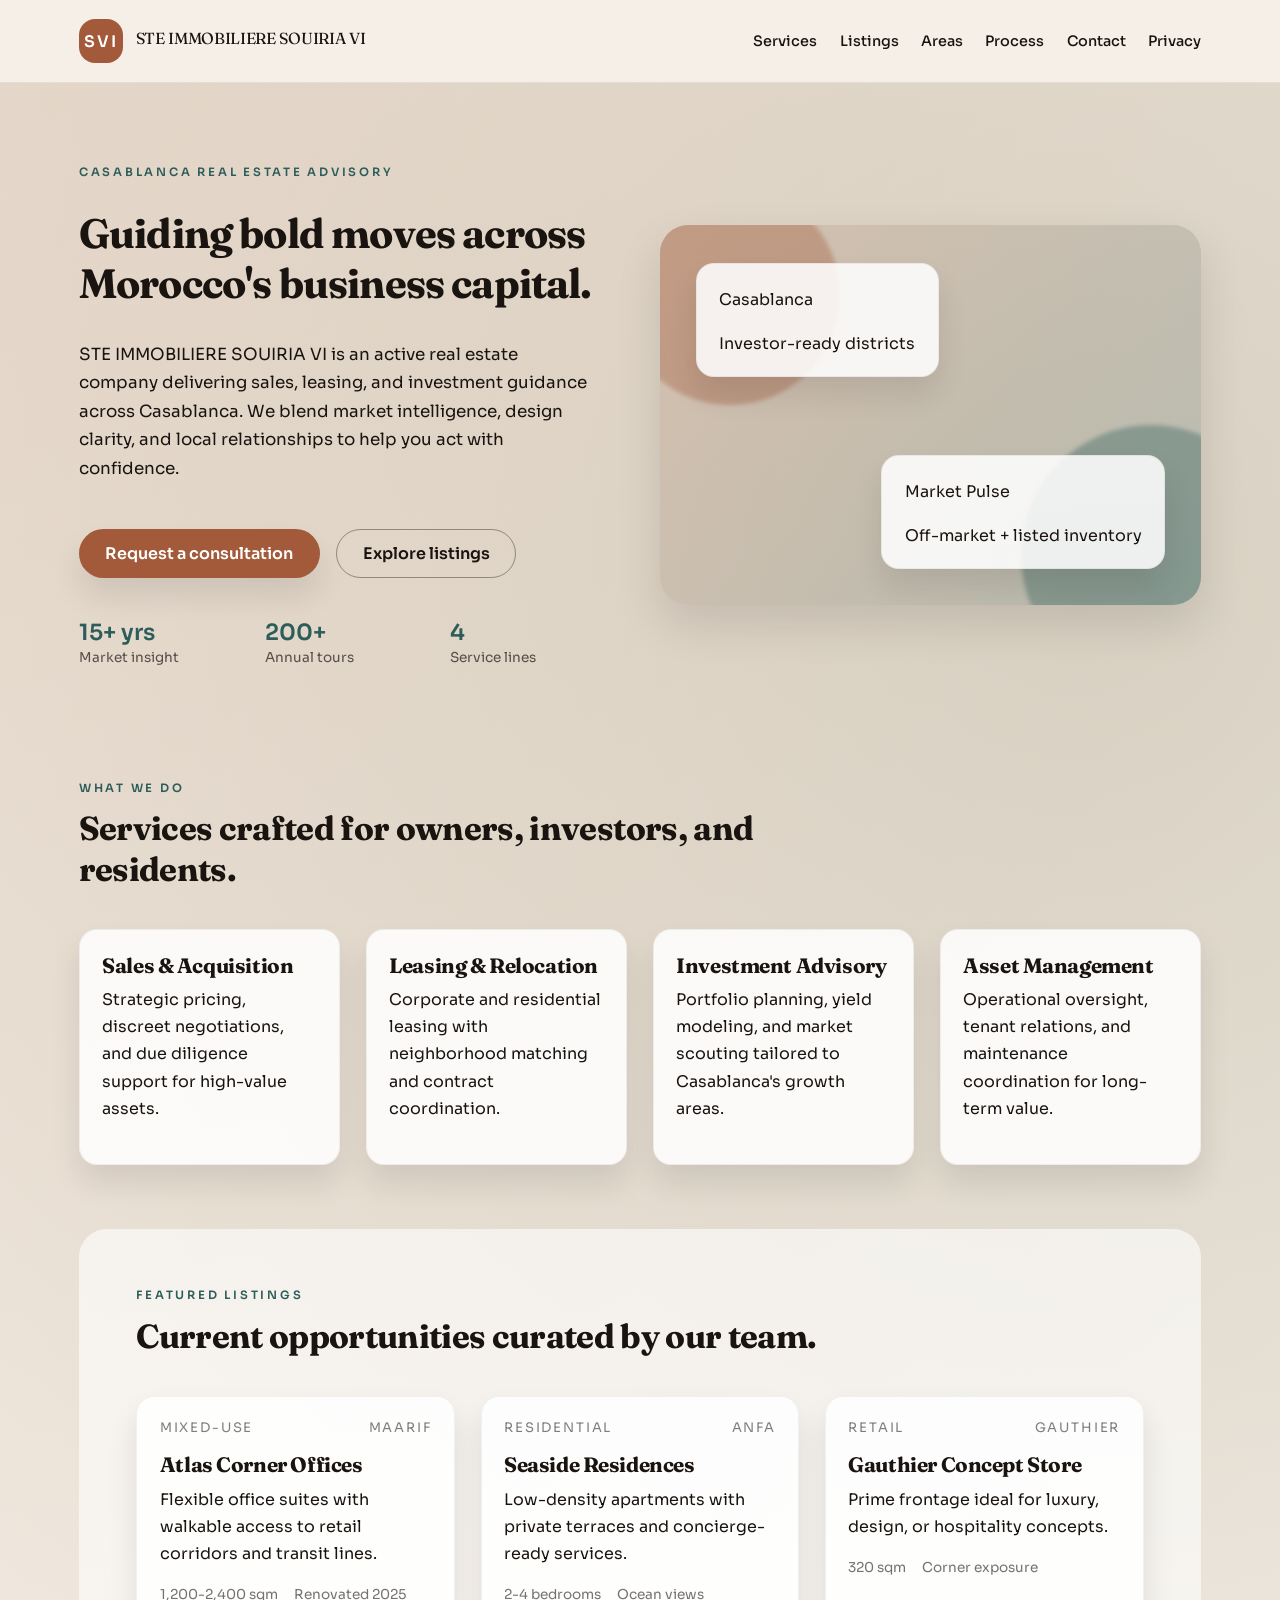
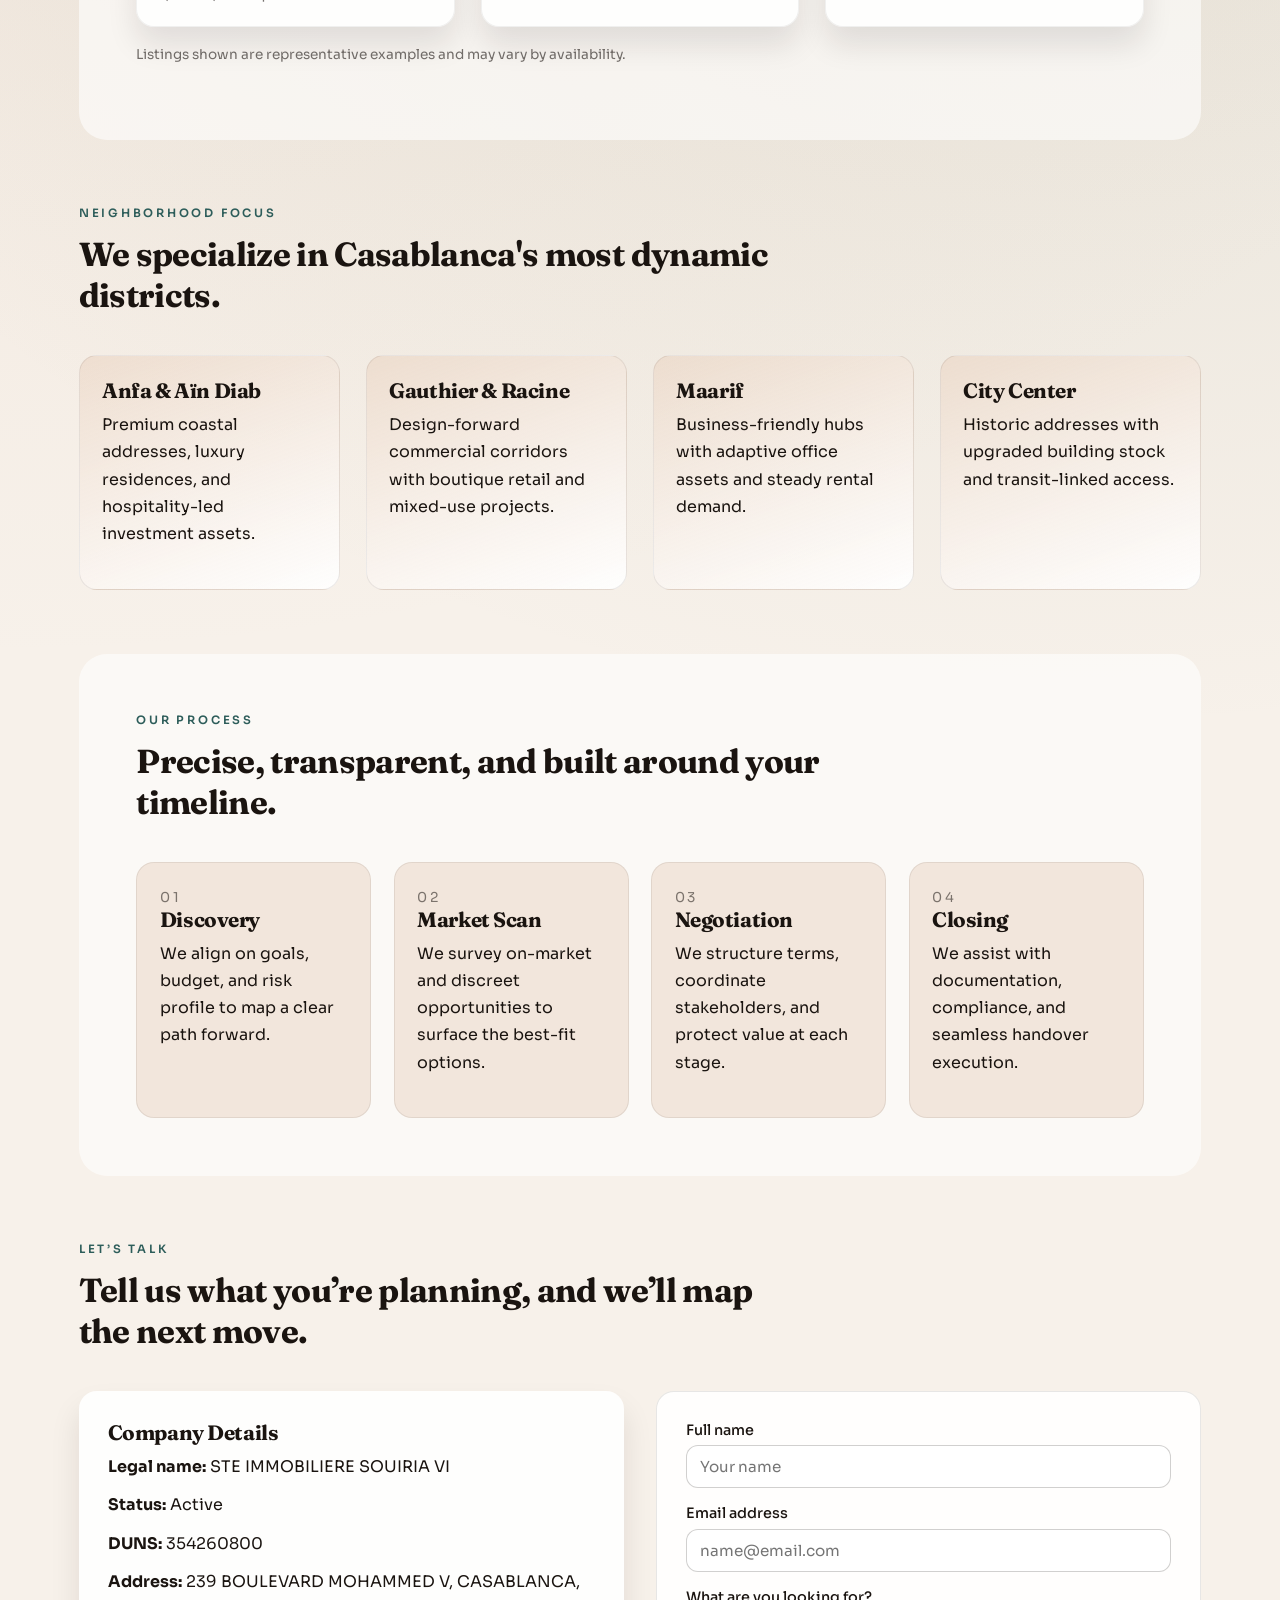
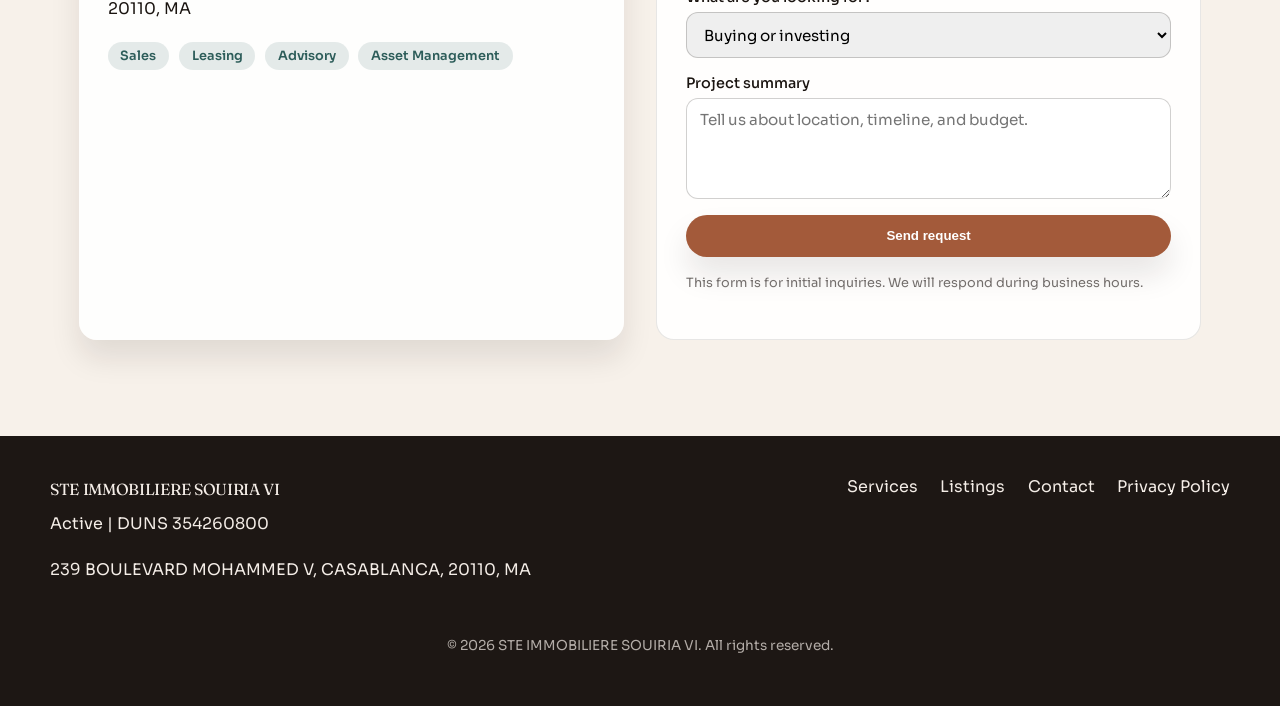
<file: index.html>
﻿<!doctype html>
<html lang="en">
  <head>
    <meta charset="utf-8" />
    <meta name="viewport" content="width=device-width, initial-scale=1" />
    <title>STE IMMOBILIERE SOUIRIA VI | Casablanca Real Estate</title>
    <meta name="description" content="STE IMMOBILIERE SOUIRIA VI is an active Casablanca real estate company offering sales, leasing, and property management services." />
    <link rel="preconnect" href="https://fonts.googleapis.com" />
    <link rel="preconnect" href="https://fonts.gstatic.com" crossorigin />
    <link href="https://fonts.googleapis.com/css2?family=Fraunces:opsz,wght@9..144,300;9..144,400;9..144,600&family=Sora:wght@300;400;500;600&display=swap" rel="stylesheet" />
    <link rel="stylesheet" href="styles.css" />
  </head>
  <body>
    <header class="site-header">
      <nav class="nav">
        <a class="brand" href="index.html" aria-label="STE IMMOBILIERE SOUIRIA VI">
          <span class="brand-mark">SVI</span>
          <span class="brand-text">STE IMMOBILIERE SOUIRIA VI</span>
        </a>
        <button class="nav-toggle" type="button" aria-expanded="false" aria-controls="nav-links">
          Menu
        </button>
        <div class="nav-links" id="nav-links">
          <a href="#services">Services</a>
          <a href="#listings">Listings</a>
          <a href="#areas">Areas</a>
          <a href="#process">Process</a>
          <a href="#contact">Contact</a>
          <a href="privacy.html">Privacy</a>
        </div>
      </nav>
    </header>

    <main>
      <section class="hero" id="top">
        <div class="hero-copy">
          <p class="eyebrow">Casablanca Real Estate Advisory</p>
          <h1>Guiding bold moves across Morocco's business capital.</h1>
          <p class="lead">
            STE IMMOBILIERE SOUIRIA VI is an active real estate company delivering sales, leasing, and
            investment guidance across Casablanca. We blend market intelligence, design clarity, and
            local relationships to help you act with confidence.
          </p>
          <div class="hero-actions">
            <a class="btn primary" href="#contact">Request a consultation</a>
            <a class="btn ghost" href="#listings">Explore listings</a>
          </div>
          <div class="hero-stats">
            <div>
              <span class="stat-value">15+ yrs</span>
              <span class="stat-label">Market insight</span>
            </div>
            <div>
              <span class="stat-value">200+</span>
              <span class="stat-label">Annual tours</span>
            </div>
            <div>
              <span class="stat-value">4</span>
              <span class="stat-label">Service lines</span>
            </div>
          </div>
        </div>
        <div class="hero-visual" aria-hidden="true">
          <div class="orb orb-one"></div>
          <div class="orb orb-two"></div>
          <div class="card city-card">
            <p>Casablanca</p>
            <span>Investor-ready districts</span>
          </div>
          <div class="card signal-card">
            <p>Market Pulse</p>
            <span>Off-market + listed inventory</span>
          </div>
        </div>
      </section>

      <section class="section" id="services">
        <div class="section-title">
          <p class="eyebrow">What We Do</p>
          <h2>Services crafted for owners, investors, and residents.</h2>
        </div>
        <div class="grid services-grid">
          <article class="card service-card reveal">
            <h3>Sales & Acquisition</h3>
            <p>Strategic pricing, discreet negotiations, and due diligence support for high-value assets.</p>
          </article>
          <article class="card service-card reveal">
            <h3>Leasing & Relocation</h3>
            <p>Corporate and residential leasing with neighborhood matching and contract coordination.</p>
          </article>
          <article class="card service-card reveal">
            <h3>Investment Advisory</h3>
            <p>Portfolio planning, yield modeling, and market scouting tailored to Casablanca's growth areas.</p>
          </article>
          <article class="card service-card reveal">
            <h3>Asset Management</h3>
            <p>Operational oversight, tenant relations, and maintenance coordination for long-term value.</p>
          </article>
        </div>
      </section>

      <section class="section alt" id="listings">
        <div class="section-title">
          <p class="eyebrow">Featured Listings</p>
          <h2>Current opportunities curated by our team.</h2>
        </div>
        <div class="grid listings-grid">
          <article class="card listing-card reveal">
            <div class="listing-meta">
              <span>Mixed-use</span>
              <span>Maarif</span>
            </div>
            <h3>Atlas Corner Offices</h3>
            <p>Flexible office suites with walkable access to retail corridors and transit lines.</p>
            <div class="listing-details">
              <span>1,200-2,400 sqm</span>
              <span>Renovated 2025</span>
            </div>
          </article>
          <article class="card listing-card reveal">
            <div class="listing-meta">
              <span>Residential</span>
              <span>Anfa</span>
            </div>
            <h3>Seaside Residences</h3>
            <p>Low-density apartments with private terraces and concierge-ready services.</p>
            <div class="listing-details">
              <span>2-4 bedrooms</span>
              <span>Ocean views</span>
            </div>
          </article>
          <article class="card listing-card reveal">
            <div class="listing-meta">
              <span>Retail</span>
              <span>Gauthier</span>
            </div>
            <h3>Gauthier Concept Store</h3>
            <p>Prime frontage ideal for luxury, design, or hospitality concepts.</p>
            <div class="listing-details">
              <span>320 sqm</span>
              <span>Corner exposure</span>
            </div>
          </article>
        </div>
        <p class="section-note">Listings shown are representative examples and may vary by availability.</p>
      </section>

      <section class="section" id="areas">
        <div class="section-title">
          <p class="eyebrow">Neighborhood Focus</p>
          <h2>We specialize in Casablanca's most dynamic districts.</h2>
        </div>
        <div class="grid areas-grid">
          <div class="area-card reveal">
            <h3>Anfa & Aïn Diab</h3>
            <p>Premium coastal addresses, luxury residences, and hospitality-led investment assets.</p>
          </div>
          <div class="area-card reveal">
            <h3>Gauthier & Racine</h3>
            <p>Design-forward commercial corridors with boutique retail and mixed-use projects.</p>
          </div>
          <div class="area-card reveal">
            <h3>Maarif</h3>
            <p>Business-friendly hubs with adaptive office assets and steady rental demand.</p>
          </div>
          <div class="area-card reveal">
            <h3>City Center</h3>
            <p>Historic addresses with upgraded building stock and transit-linked access.</p>
          </div>
        </div>
      </section>

      <section class="section alt" id="process">
        <div class="section-title">
          <p class="eyebrow">Our Process</p>
          <h2>Precise, transparent, and built around your timeline.</h2>
        </div>
        <div class="process">
          <div class="process-step reveal">
            <span>01</span>
            <h3>Discovery</h3>
            <p>We align on goals, budget, and risk profile to map a clear path forward.</p>
          </div>
          <div class="process-step reveal">
            <span>02</span>
            <h3>Market Scan</h3>
            <p>We survey on-market and discreet opportunities to surface the best-fit options.</p>
          </div>
          <div class="process-step reveal">
            <span>03</span>
            <h3>Negotiation</h3>
            <p>We structure terms, coordinate stakeholders, and protect value at each stage.</p>
          </div>
          <div class="process-step reveal">
            <span>04</span>
            <h3>Closing</h3>
            <p>We assist with documentation, compliance, and seamless handover execution.</p>
          </div>
        </div>
      </section>

      <section class="section" id="contact">
        <div class="section-title">
          <p class="eyebrow">Let’s Talk</p>
          <h2>Tell us what you’re planning, and we’ll map the next move.</h2>
        </div>
        <div class="contact-grid">
          <div class="contact-card">
            <h3>Company Details</h3>
            <p class="contact-line"><strong>Legal name:</strong> STE IMMOBILIERE SOUIRIA VI</p>
            <p class="contact-line"><strong>Status:</strong> Active</p>
            <p class="contact-line"><strong>DUNS:</strong> 354260800</p>
            <p class="contact-line"><strong>Address:</strong> 239 BOULEVARD MOHAMMED V, CASABLANCA, 20110, MA</p>
            <div class="contact-tags">
              <span>Sales</span>
              <span>Leasing</span>
              <span>Advisory</span>
              <span>Asset Management</span>
            </div>
          </div>
          <form class="contact-form" aria-label="Contact form">
            <label>
              Full name
              <input type="text" name="name" placeholder="Your name" required />
            </label>
            <label>
              Email address
              <input type="email" name="email" placeholder="name@email.com" required />
            </label>
            <label>
              What are you looking for?
              <select name="interest">
                <option>Buying or investing</option>
                <option>Leasing or relocation</option>
                <option>Selling a property</option>
                <option>Asset management</option>
              </select>
            </label>
            <label>
              Project summary
              <textarea name="message" rows="4" placeholder="Tell us about location, timeline, and budget."></textarea>
            </label>
            <button class="btn primary" type="submit">Send request</button>
            <p class="form-note">This form is for initial inquiries. We will respond during business hours.</p>
          </form>
        </div>
      </section>
    </main>

    <footer class="site-footer">
      <div class="footer-inner">
        <div>
          <p class="brand-text">STE IMMOBILIERE SOUIRIA VI</p>
          <p class="footer-line">Active | DUNS 354260800</p>
          <p class="footer-line">239 BOULEVARD MOHAMMED V, CASABLANCA, 20110, MA</p>
        </div>
        <div class="footer-links">
          <a href="#services">Services</a>
          <a href="#listings">Listings</a>
          <a href="#contact">Contact</a>
          <a href="privacy.html">Privacy Policy</a>
        </div>
      </div>
      <p class="footer-note">© 2026 STE IMMOBILIERE SOUIRIA VI. All rights reserved.</p>
    </footer>

    <script src="script.js"></script>
  </body>
</html>
</file>
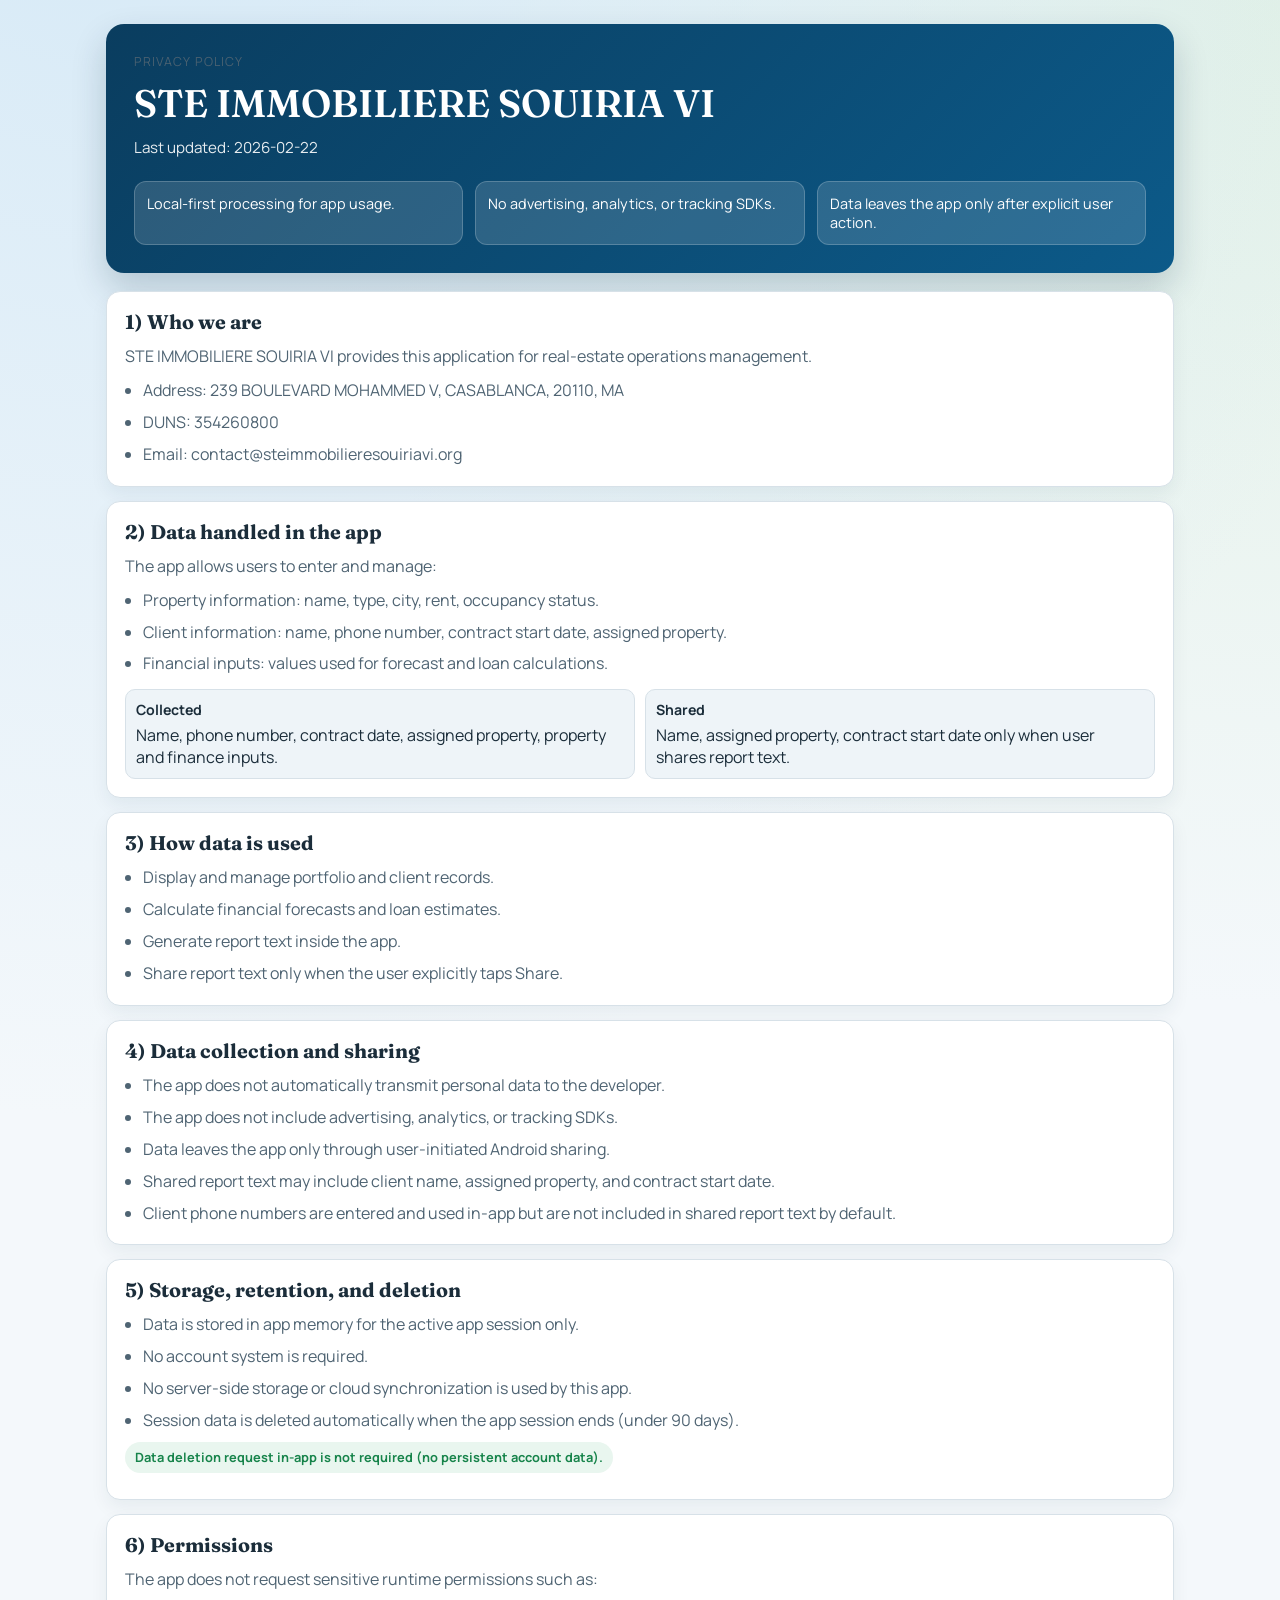
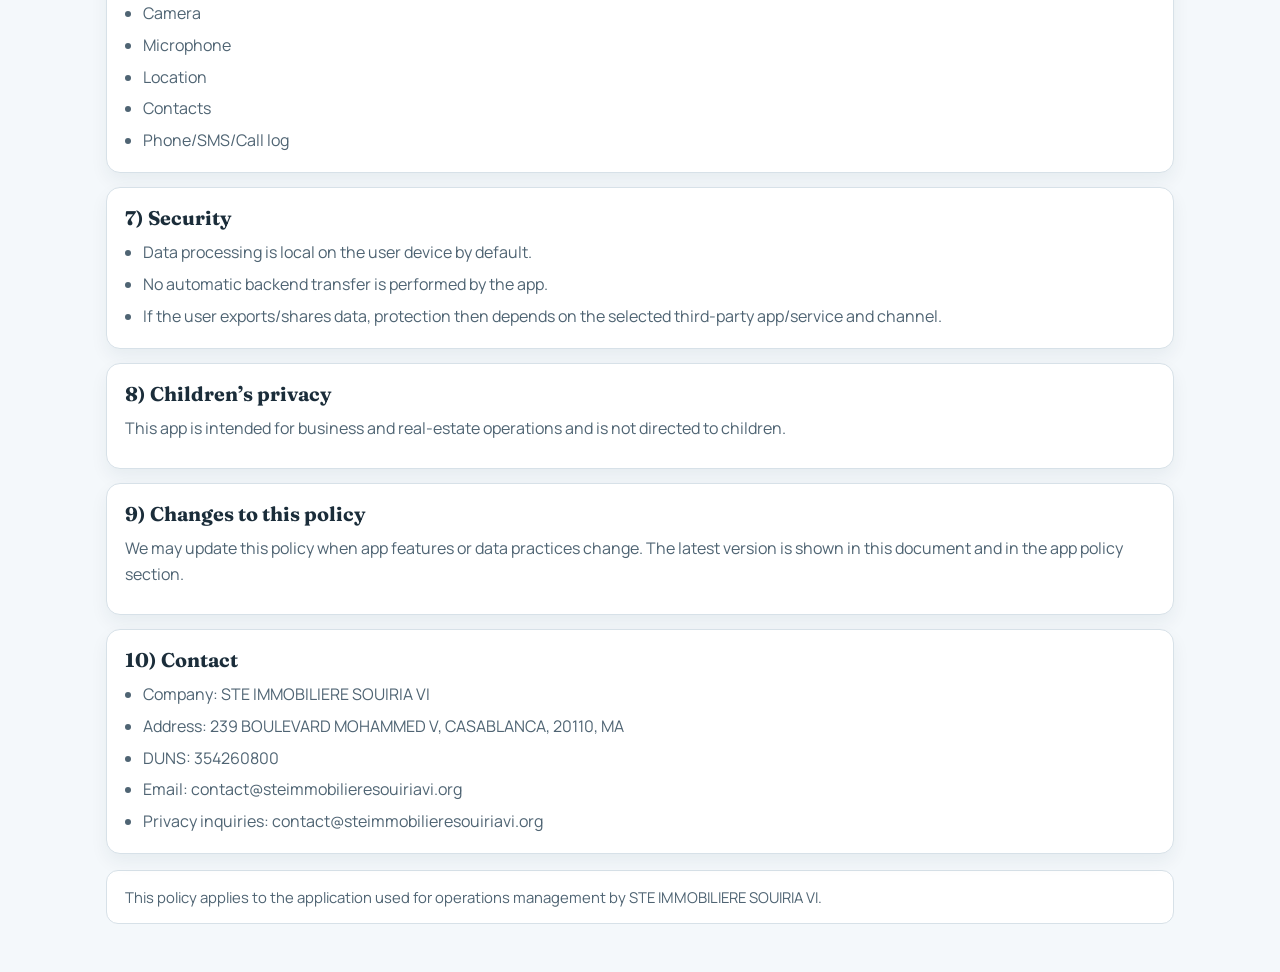
<file: privacy.html>
<!doctype html>
<html lang="en">
  <head>
    <meta charset="utf-8" />
    <meta name="viewport" content="width=device-width, initial-scale=1" />
    <title>Privacy Policy | STE IMMOBILIERE SOUIRIA VI</title>
    <meta
      name="description"
      content="Privacy Policy for STE IMMOBILIERE SOUIRIA VI mobile application."
    />
    <link rel="preconnect" href="https://fonts.googleapis.com" />
    <link rel="preconnect" href="https://fonts.gstatic.com" crossorigin />
    <link
      href="https://fonts.googleapis.com/css2?family=Fraunces:opsz,wght@9..144,400;9..144,600&family=Manrope:wght@400;500;600;700&display=swap"
      rel="stylesheet"
    />
    <style>
      :root {
        --bg: #f4f8fb;
        --surface: #ffffff;
        --surface-soft: #eef4f8;
        --text: #1b2d3a;
        --muted: #4f6473;
        --brand: #0c5a89;
        --brand-deep: #0a3d5f;
        --line: #d7e1e8;
        --ok: #17844b;
      }

      * {
        box-sizing: border-box;
      }

      body {
        margin: 0;
        font-family: "Manrope", sans-serif;
        color: var(--text);
        background:
          radial-gradient(circle at 10% -10%, #d3e8f6 0, transparent 45%),
          radial-gradient(circle at 100% 0%, #e2f1e6 0, transparent 35%),
          var(--bg);
      }

      .wrap {
        max-width: 1100px;
        margin: 0 auto;
        padding: 24px 16px 48px;
      }

      .hero {
        background: linear-gradient(135deg, var(--brand-deep), var(--brand));
        color: #fff;
        border-radius: 18px;
        padding: 28px;
        box-shadow: 0 16px 35px rgba(8, 44, 67, 0.2);
      }

      .eyebrow {
        margin: 0 0 10px;
        letter-spacing: 0.08em;
        text-transform: uppercase;
        font-size: 0.78rem;
        opacity: 0.92;
      }

      h1 {
        margin: 0;
        font-family: "Fraunces", serif;
        font-weight: 600;
        line-height: 1.1;
        font-size: clamp(1.7rem, 5vw, 2.4rem);
      }

      .hero-meta {
        margin-top: 12px;
        color: rgba(255, 255, 255, 0.9);
        font-size: 0.95rem;
      }

      .snapshot {
        margin-top: 20px;
        display: grid;
        grid-template-columns: repeat(3, minmax(0, 1fr));
        gap: 12px;
      }

      .pill {
        background: rgba(255, 255, 255, 0.14);
        border: 1px solid rgba(255, 255, 255, 0.2);
        border-radius: 12px;
        padding: 12px;
        font-size: 0.9rem;
      }

      .grid {
        margin-top: 18px;
        display: grid;
        gap: 14px;
      }

      .card {
        background: var(--surface);
        border: 1px solid var(--line);
        border-radius: 14px;
        padding: 18px;
        box-shadow: 0 8px 18px rgba(16, 48, 72, 0.06);
      }

      h2 {
        margin: 0 0 10px;
        font-family: "Fraunces", serif;
        font-size: 1.24rem;
      }

      h3 {
        margin: 16px 0 8px;
        font-size: 1rem;
      }

      p {
        margin: 0 0 8px;
        line-height: 1.62;
        color: var(--muted);
      }

      ul {
        margin: 8px 0 0 18px;
        padding: 0;
        color: var(--muted);
        line-height: 1.62;
      }

      li + li {
        margin-top: 6px;
      }

      .kpi {
        display: grid;
        grid-template-columns: repeat(2, minmax(0, 1fr));
        gap: 10px;
        margin-top: 12px;
      }

      .kpi div {
        background: var(--surface-soft);
        border: 1px solid var(--line);
        border-radius: 10px;
        padding: 10px;
      }

      .kpi strong {
        display: block;
        color: var(--text);
        font-size: 0.88rem;
        margin-bottom: 5px;
      }

      .tag {
        display: inline-flex;
        align-items: center;
        gap: 6px;
        padding: 5px 10px;
        border-radius: 999px;
        background: #e9f6ef;
        color: var(--ok);
        font-size: 0.8rem;
        font-weight: 700;
        margin-top: 8px;
      }

      .footer {
        margin-top: 16px;
        padding: 16px 18px;
        border-radius: 12px;
        border: 1px solid var(--line);
        background: var(--surface);
        color: var(--muted);
        font-size: 0.93rem;
      }

      a {
        color: var(--brand);
      }

      @media (max-width: 820px) {
        .snapshot {
          grid-template-columns: 1fr;
        }

        .kpi {
          grid-template-columns: 1fr;
        }

        .hero {
          padding: 22px;
        }
      }
    </style>
  </head>
  <body>
    <main class="wrap">
      <section class="hero" aria-label="Privacy Header">
        <p class="eyebrow">Privacy Policy</p>
        <h1>STE IMMOBILIERE SOUIRIA VI</h1>
        <p class="hero-meta">Last updated: 2026-02-22</p>
        <div class="snapshot" aria-label="Policy Snapshot">
          <div class="pill">Local-first processing for app usage.</div>
          <div class="pill">No advertising, analytics, or tracking SDKs.</div>
          <div class="pill">Data leaves the app only after explicit user action.</div>
        </div>
      </section>

      <section class="grid" aria-label="Privacy Sections">
        <article class="card">
          <h2>1) Who we are</h2>
          <p>
            STE IMMOBILIERE SOUIRIA VI provides this application for real-estate operations
            management.
          </p>
          <ul>
            <li>Address: 239 BOULEVARD MOHAMMED V, CASABLANCA, 20110, MA</li>
            <li>DUNS: 354260800</li>
            <li>Email: contact@steimmobilieresouiriavi.org</li>
          </ul>
        </article>

        <article class="card">
          <h2>2) Data handled in the app</h2>
          <p>The app allows users to enter and manage:</p>
          <ul>
            <li>Property information: name, type, city, rent, occupancy status.</li>
            <li>Client information: name, phone number, contract start date, assigned property.</li>
            <li>Financial inputs: values used for forecast and loan calculations.</li>
          </ul>
          <div class="kpi" aria-label="Data Safety Summary">
            <div>
              <strong>Collected</strong>
              Name, phone number, contract date, assigned property, property and finance inputs.
            </div>
            <div>
              <strong>Shared</strong>
              Name, assigned property, contract start date only when user shares report text.
            </div>
          </div>
        </article>

        <article class="card">
          <h2>3) How data is used</h2>
          <ul>
            <li>Display and manage portfolio and client records.</li>
            <li>Calculate financial forecasts and loan estimates.</li>
            <li>Generate report text inside the app.</li>
            <li>Share report text only when the user explicitly taps Share.</li>
          </ul>
        </article>

        <article class="card">
          <h2>4) Data collection and sharing</h2>
          <ul>
            <li>The app does not automatically transmit personal data to the developer.</li>
            <li>The app does not include advertising, analytics, or tracking SDKs.</li>
            <li>Data leaves the app only through user-initiated Android sharing.</li>
            <li>
              Shared report text may include client name, assigned property, and contract start
              date.
            </li>
            <li>
              Client phone numbers are entered and used in-app but are not included in shared
              report text by default.
            </li>
          </ul>
        </article>

        <article class="card">
          <h2>5) Storage, retention, and deletion</h2>
          <ul>
            <li>Data is stored in app memory for the active app session only.</li>
            <li>No account system is required.</li>
            <li>No server-side storage or cloud synchronization is used by this app.</li>
            <li>Session data is deleted automatically when the app session ends (under 90 days).</li>
          </ul>
          <p class="tag">Data deletion request in-app is not required (no persistent account data).</p>
        </article>

        <article class="card">
          <h2>6) Permissions</h2>
          <p>The app does not request sensitive runtime permissions such as:</p>
          <ul>
            <li>Camera</li>
            <li>Microphone</li>
            <li>Location</li>
            <li>Contacts</li>
            <li>Phone/SMS/Call log</li>
          </ul>
        </article>

        <article class="card">
          <h2>7) Security</h2>
          <ul>
            <li>Data processing is local on the user device by default.</li>
            <li>No automatic backend transfer is performed by the app.</li>
            <li>
              If the user exports/shares data, protection then depends on the selected third-party
              app/service and channel.
            </li>
          </ul>
        </article>

        <article class="card">
          <h2>8) Children’s privacy</h2>
          <p>
            This app is intended for business and real-estate operations and is not directed to
            children.
          </p>
        </article>

        <article class="card">
          <h2>9) Changes to this policy</h2>
          <p>
            We may update this policy when app features or data practices change. The latest
            version is shown in this document and in the app policy section.
          </p>
        </article>

        <article class="card">
          <h2>10) Contact</h2>
          <ul>
            <li>Company: STE IMMOBILIERE SOUIRIA VI</li>
            <li>Address: 239 BOULEVARD MOHAMMED V, CASABLANCA, 20110, MA</li>
            <li>DUNS: 354260800</li>
            <li>Email: contact@steimmobilieresouiriavi.org</li>
            <li>Privacy inquiries: contact@steimmobilieresouiriavi.org</li>
          </ul>
        </article>
      </section>

      <section class="footer">
        This policy applies to the application used for operations management by STE IMMOBILIERE
        SOUIRIA VI.
      </section>
    </main>
  </body>
</html>
</file>
<file: styles.css>
﻿:root {
  color-scheme: light;
  --ink: #1a1410;
  --paper: #f7f1ea;
  --sand: #ead4c2;
  --clay: #d3b29a;
  --terra: #a35a3a;
  --teal: #2d5d5a;
  --olive: #7f8667;
  --white: #ffffff;
  --radius-lg: 28px;
  --radius-md: 18px;
  --radius-sm: 12px;
  --shadow-soft: 0 20px 45px rgba(26, 20, 16, 0.12);
  --shadow-card: 0 18px 30px rgba(26, 20, 16, 0.1);
  --max-width: 1180px;
}

* {
  box-sizing: border-box;
}

body {
  margin: 0;
  font-family: "Sora", sans-serif;
  color: var(--ink);
  background: radial-gradient(circle at top left, rgba(211, 178, 154, 0.35), transparent 55%),
    radial-gradient(circle at 85% 15%, rgba(127, 134, 103, 0.25), transparent 50%),
    var(--paper);
}

a {
  color: inherit;
  text-decoration: none;
}

img {
  max-width: 100%;
  display: block;
}

h1,
h2,
h3,
.brand-text {
  font-family: "Fraunces", serif;
  letter-spacing: -0.02em;
  margin: 0 0 0.4em;
}

h1 {
  font-size: clamp(2.4rem, 3.2vw, 3.8rem);
}

h2 {
  font-size: clamp(1.9rem, 2.6vw, 2.8rem);
}

h3 {
  font-size: 1.3rem;
}

p {
  line-height: 1.7;
  margin: 0 0 1.2em;
}

.eyebrow {
  text-transform: uppercase;
  letter-spacing: 0.24em;
  font-size: 0.72rem;
  font-weight: 600;
  color: var(--teal);
  margin-bottom: 0.8em;
}

.site-header {
  position: sticky;
  top: 0;
  z-index: 10;
  background: rgba(247, 241, 234, 0.92);
  backdrop-filter: blur(16px);
  border-bottom: 1px solid rgba(26, 20, 16, 0.08);
}

.nav {
  max-width: var(--max-width);
  margin: 0 auto;
  padding: 1.2rem 1.8rem;
  display: flex;
  align-items: center;
  justify-content: space-between;
  gap: 1rem;
}

.brand {
  display: flex;
  align-items: center;
  gap: 0.8rem;
}

.brand-mark {
  display: inline-flex;
  align-items: center;
  justify-content: center;
  width: 44px;
  height: 44px;
  border-radius: 16px;
  background: var(--terra);
  color: var(--white);
  font-weight: 600;
  letter-spacing: 0.1em;
}

.brand-text {
  font-size: 1rem;
}

.nav-links {
  display: flex;
  gap: 1.4rem;
  align-items: center;
}

.nav-links a {
  font-size: 0.9rem;
  font-weight: 500;
}

.nav-toggle {
  display: none;
  background: none;
  border: 1px solid rgba(26, 20, 16, 0.3);
  border-radius: 999px;
  padding: 0.4rem 1rem;
  font-size: 0.9rem;
}

main {
  max-width: var(--max-width);
  margin: 0 auto;
  padding: 0 1.8rem 4rem;
}

.hero {
  display: grid;
  grid-template-columns: repeat(auto-fit, minmax(280px, 1fr));
  gap: 2.5rem;
  align-items: center;
  padding: 5rem 0 3rem;
}

.hero-copy {
  display: flex;
  flex-direction: column;
  gap: 1rem;
}

.lead {
  font-size: 1.05rem;
  max-width: 520px;
}

.hero-actions {
  display: flex;
  gap: 1rem;
  flex-wrap: wrap;
  margin-top: 0.6rem;
}

.btn {
  display: inline-flex;
  align-items: center;
  justify-content: center;
  padding: 0.8rem 1.6rem;
  border-radius: 999px;
  font-weight: 600;
  border: 1px solid transparent;
  transition: transform 0.2s ease, box-shadow 0.2s ease;
}

.btn.primary {
  background: var(--terra);
  color: var(--white);
  box-shadow: var(--shadow-card);
}

.btn.ghost {
  border-color: rgba(26, 20, 16, 0.4);
  color: var(--ink);
}

.btn:hover {
  transform: translateY(-2px);
}

.hero-stats {
  margin-top: 1.5rem;
  display: grid;
  grid-template-columns: repeat(auto-fit, minmax(130px, 1fr));
  gap: 1rem;
}

.stat-value {
  display: block;
  font-size: 1.4rem;
  font-weight: 600;
  color: var(--teal);
}

.stat-label {
  font-size: 0.85rem;
  color: rgba(26, 20, 16, 0.7);
}

.hero-visual {
  position: relative;
  min-height: 380px;
  border-radius: var(--radius-lg);
  background: linear-gradient(130deg, rgba(163, 90, 58, 0.16), rgba(45, 93, 90, 0.2));
  overflow: hidden;
  box-shadow: var(--shadow-soft);
}

.orb {
  position: absolute;
  border-radius: 50%;
  filter: blur(2px);
  opacity: 0.9;
}

.orb-one {
  width: 220px;
  height: 220px;
  background: rgba(163, 90, 58, 0.4);
  top: -40px;
  left: -40px;
  animation: float 10s ease-in-out infinite;
}

.orb-two {
  width: 260px;
  height: 260px;
  background: rgba(45, 93, 90, 0.4);
  bottom: -80px;
  right: -80px;
  animation: float 12s ease-in-out infinite;
}

.card {
  background: rgba(255, 255, 255, 0.86);
  border-radius: var(--radius-md);
  padding: 1.4rem;
  box-shadow: var(--shadow-card);
  border: 1px solid rgba(26, 20, 16, 0.06);
}

.city-card {
  position: absolute;
  top: 38px;
  left: 36px;
}

.signal-card {
  position: absolute;
  bottom: 36px;
  right: 36px;
}

.section {
  padding: 4rem 0 2rem;
}

.section.alt {
  background: rgba(255, 255, 255, 0.6);
  border-radius: var(--radius-lg);
  padding: 3.6rem;
  margin-top: 2rem;
}

.section-title {
  max-width: 700px;
  margin-bottom: 2.5rem;
}

.grid {
  display: grid;
  gap: 1.6rem;
}

.services-grid {
  grid-template-columns: repeat(auto-fit, minmax(230px, 1fr));
}

.service-card {
  min-height: 180px;
}

.listings-grid {
  grid-template-columns: repeat(auto-fit, minmax(260px, 1fr));
}

.listing-meta {
  display: flex;
  justify-content: space-between;
  font-size: 0.82rem;
  text-transform: uppercase;
  letter-spacing: 0.14em;
  color: rgba(26, 20, 16, 0.55);
  margin-bottom: 1rem;
}

.listing-details {
  display: flex;
  gap: 1rem;
  flex-wrap: wrap;
  font-size: 0.85rem;
  color: rgba(26, 20, 16, 0.6);
}

.section-note {
  font-size: 0.85rem;
  color: rgba(26, 20, 16, 0.6);
  margin-top: 1rem;
}

.areas-grid {
  grid-template-columns: repeat(auto-fit, minmax(220px, 1fr));
}

.area-card {
  background: linear-gradient(160deg, rgba(234, 212, 194, 0.6), rgba(255, 255, 255, 0.9));
  padding: 1.4rem;
  border-radius: var(--radius-md);
  border: 1px solid rgba(26, 20, 16, 0.08);
  min-height: 160px;
}

.process {
  display: grid;
  grid-template-columns: repeat(auto-fit, minmax(220px, 1fr));
  gap: 1.4rem;
}

.process-step {
  padding: 1.4rem;
  border-radius: var(--radius-md);
  background: rgba(234, 212, 194, 0.5);
  border: 1px solid rgba(26, 20, 16, 0.08);
}

.process-step span {
  font-size: 0.85rem;
  letter-spacing: 0.2em;
  text-transform: uppercase;
  color: rgba(26, 20, 16, 0.55);
}

.contact-grid {
  display: grid;
  grid-template-columns: repeat(auto-fit, minmax(260px, 1fr));
  gap: 2rem;
}

.contact-card {
  background: rgba(255, 255, 255, 0.92);
  border-radius: var(--radius-md);
  padding: 1.8rem;
  box-shadow: var(--shadow-card);
}

.contact-line {
  margin-bottom: 0.7rem;
}

.contact-tags {
  display: flex;
  gap: 0.6rem;
  flex-wrap: wrap;
  margin-top: 1.2rem;
}

.contact-tags span {
  background: rgba(45, 93, 90, 0.12);
  color: var(--teal);
  padding: 0.4rem 0.8rem;
  border-radius: 999px;
  font-size: 0.8rem;
  font-weight: 600;
}

.contact-form {
  display: grid;
  gap: 1rem;
  background: rgba(255, 255, 255, 0.9);
  border-radius: var(--radius-md);
  padding: 1.8rem;
  border: 1px solid rgba(26, 20, 16, 0.1);
}

label {
  display: grid;
  gap: 0.4rem;
  font-size: 0.9rem;
  font-weight: 500;
}

input,
select,
textarea {
  padding: 0.7rem 0.8rem;
  border-radius: var(--radius-sm);
  border: 1px solid rgba(26, 20, 16, 0.2);
  font-family: inherit;
  font-size: 0.95rem;
}

.form-note {
  font-size: 0.8rem;
  color: rgba(26, 20, 16, 0.6);
}

.site-footer {
  background: #1d1714;
  color: #f4ede7;
  padding: 2.5rem 1.8rem 2rem;
}

.footer-inner {
  max-width: var(--max-width);
  margin: 0 auto;
  display: flex;
  flex-wrap: wrap;
  justify-content: space-between;
  gap: 2rem;
}

.footer-links {
  display: flex;
  gap: 1.4rem;
  flex-wrap: wrap;
}

.footer-note {
  text-align: center;
  margin-top: 2rem;
  font-size: 0.85rem;
  color: rgba(244, 237, 231, 0.7);
}

.privacy-page main {
  padding: 0 1.8rem 4rem;
}

.privacy-page {
  background: radial-gradient(circle at 8% 12%, rgba(45, 93, 90, 0.18), transparent 45%),
    radial-gradient(circle at 88% 8%, rgba(163, 90, 58, 0.2), transparent 40%),
    linear-gradient(180deg, #faf3ec 0%, #f4eee7 100%);
}

.privacy-page .site-header {
  background: rgba(250, 243, 236, 0.9);
}

.privacy-layout {
  padding-top: 3.2rem;
}

.privacy-hero {
  display: grid;
  grid-template-columns: minmax(0, 1.25fr) minmax(260px, 1fr);
  gap: 1.4rem;
  align-items: stretch;
  margin-bottom: 2.6rem;
}

.policy-highlight {
  background: linear-gradient(145deg, rgba(255, 255, 255, 0.94), rgba(234, 212, 194, 0.74));
}

.policy-highlight-title {
  text-transform: uppercase;
  letter-spacing: 0.2em;
  font-size: 0.74rem;
  font-weight: 600;
  color: rgba(26, 20, 16, 0.62);
  margin-bottom: 1.2rem;
}

.policy-grid {
  display: grid;
  grid-template-columns: repeat(2, minmax(0, 1fr));
  gap: 1.2rem;
}

.policy-card {
  position: relative;
  background: rgba(255, 255, 255, 0.85);
  border-radius: var(--radius-md);
  padding: 1.8rem;
  border: 1px solid rgba(26, 20, 16, 0.08);
  box-shadow: var(--shadow-card);
  overflow: hidden;
  transition: transform 0.2s ease, box-shadow 0.2s ease;
}

.policy-card:hover {
  transform: translateY(-3px);
  box-shadow: var(--shadow-soft);
}

.policy-card h2 {
  font-size: clamp(1.35rem, 2vw, 1.8rem);
}

.policy-number {
  font-size: 0.82rem;
  font-weight: 600;
  letter-spacing: 0.24em;
  text-transform: uppercase;
  color: var(--teal);
  margin-bottom: 0.8rem;
}

.policy-note {
  margin-top: 1.4rem;
  background: rgba(29, 23, 20, 0.92);
  color: #f4ede7;
  border-radius: var(--radius-md);
  padding: 1.2rem 1.4rem;
}

.clean-list {
  list-style: none;
  padding: 0;
  margin: 0 0 1.6rem;
}

.clean-list li {
  position: relative;
  padding-left: 1.4rem;
  margin-bottom: 0.7rem;
}

.clean-list li::before {
  content: "•";
  position: absolute;
  left: 0;
  color: var(--terra);
}

.reveal {
  opacity: 0;
  transform: translateY(20px);
  transition: opacity 0.6s ease, transform 0.6s ease;
}

.reveal.is-visible {
  opacity: 1;
  transform: translateY(0);
}

@keyframes float {
  0%,
  100% {
    transform: translateY(0);
  }
  50% {
    transform: translateY(12px);
  }
}

@media (max-width: 900px) {
  .nav {
    flex-wrap: wrap;
  }

  .nav-toggle {
    display: inline-flex;
  }

  .nav-links {
    width: 100%;
    flex-direction: column;
    align-items: flex-start;
    gap: 0.8rem;
    padding: 0.6rem 0;
    display: none;
  }

  .nav-links.open {
    display: flex;
  }

  .section.alt {
    padding: 2.4rem;
  }

  .hero {
    padding-top: 3rem;
  }

  .privacy-hero {
    grid-template-columns: 1fr;
  }

  .policy-grid {
    grid-template-columns: 1fr;
  }
}

@media (max-width: 600px) {
  .brand-text {
    font-size: 0.88rem;
  }

  .hero-visual {
    min-height: 300px;
  }

  .footer-inner {
    flex-direction: column;
  }

  .policy-card {
    padding: 1.4rem;
  }
}
</file>
